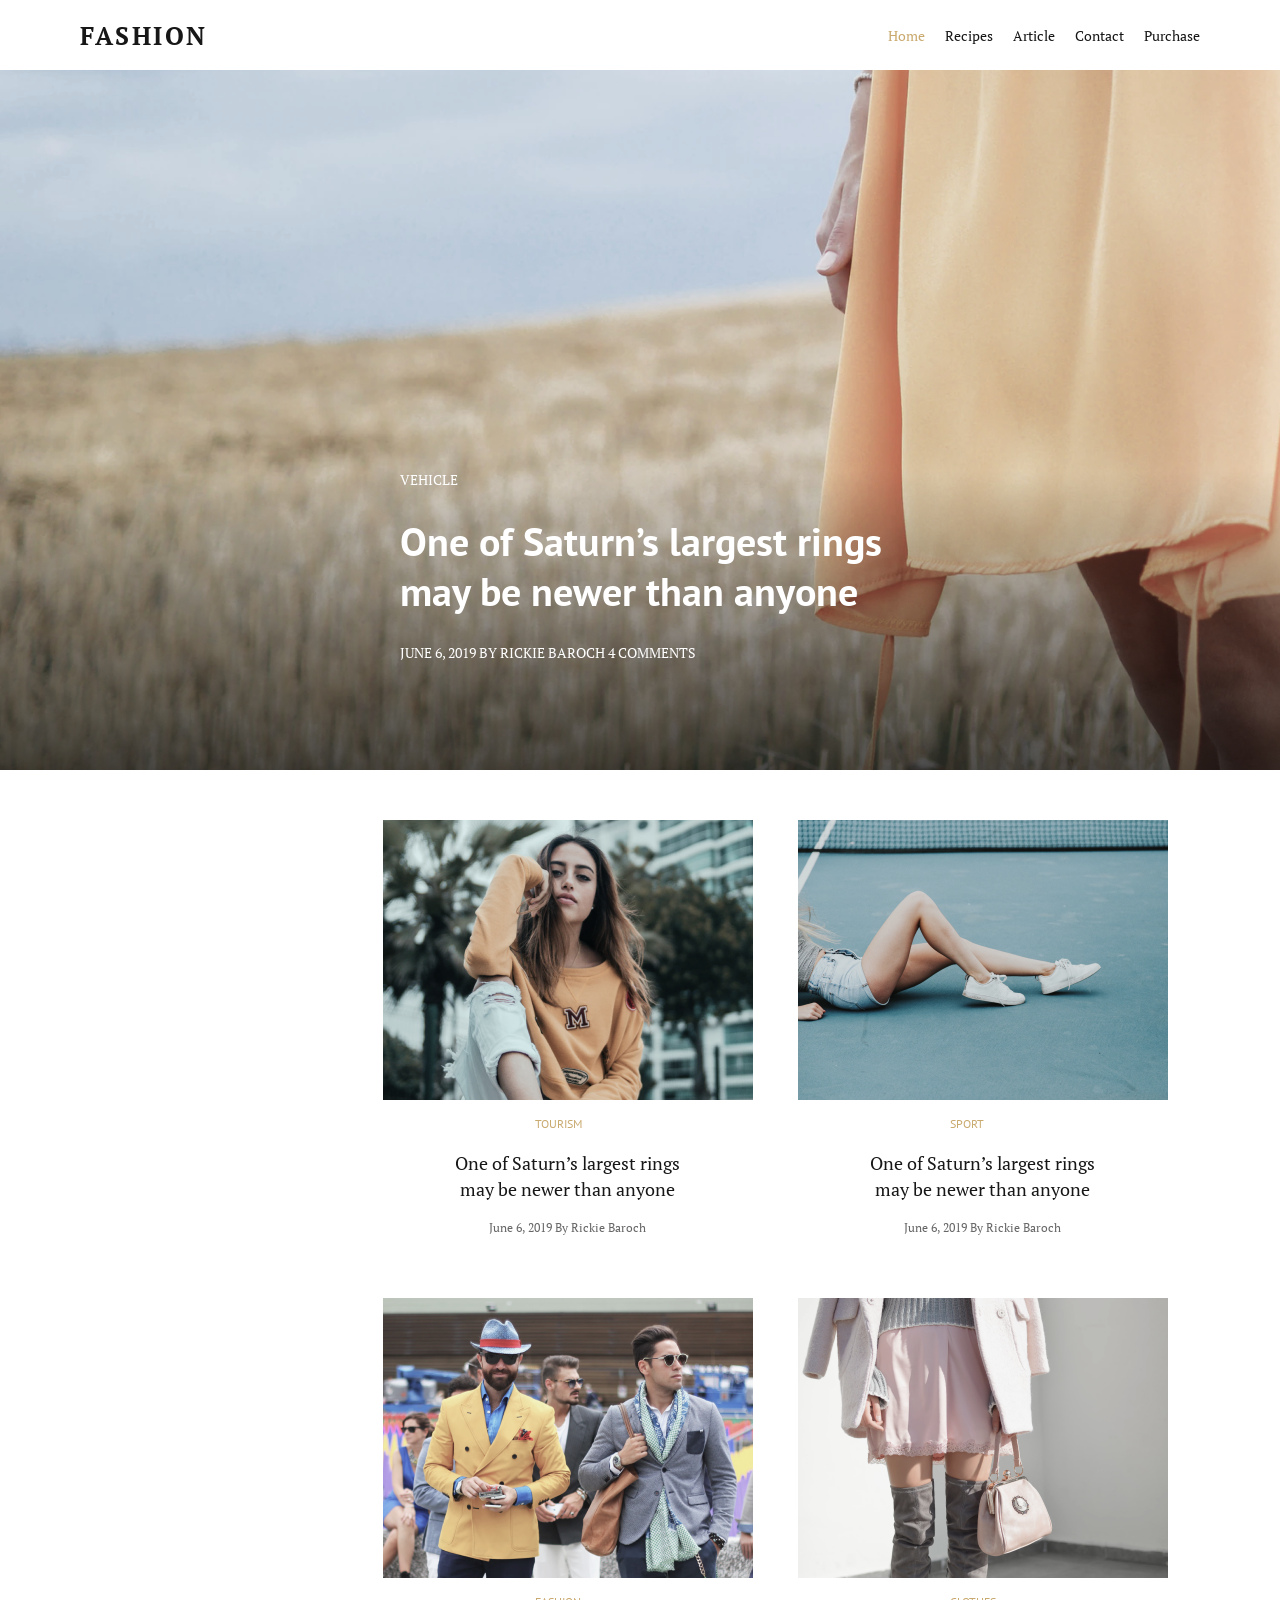
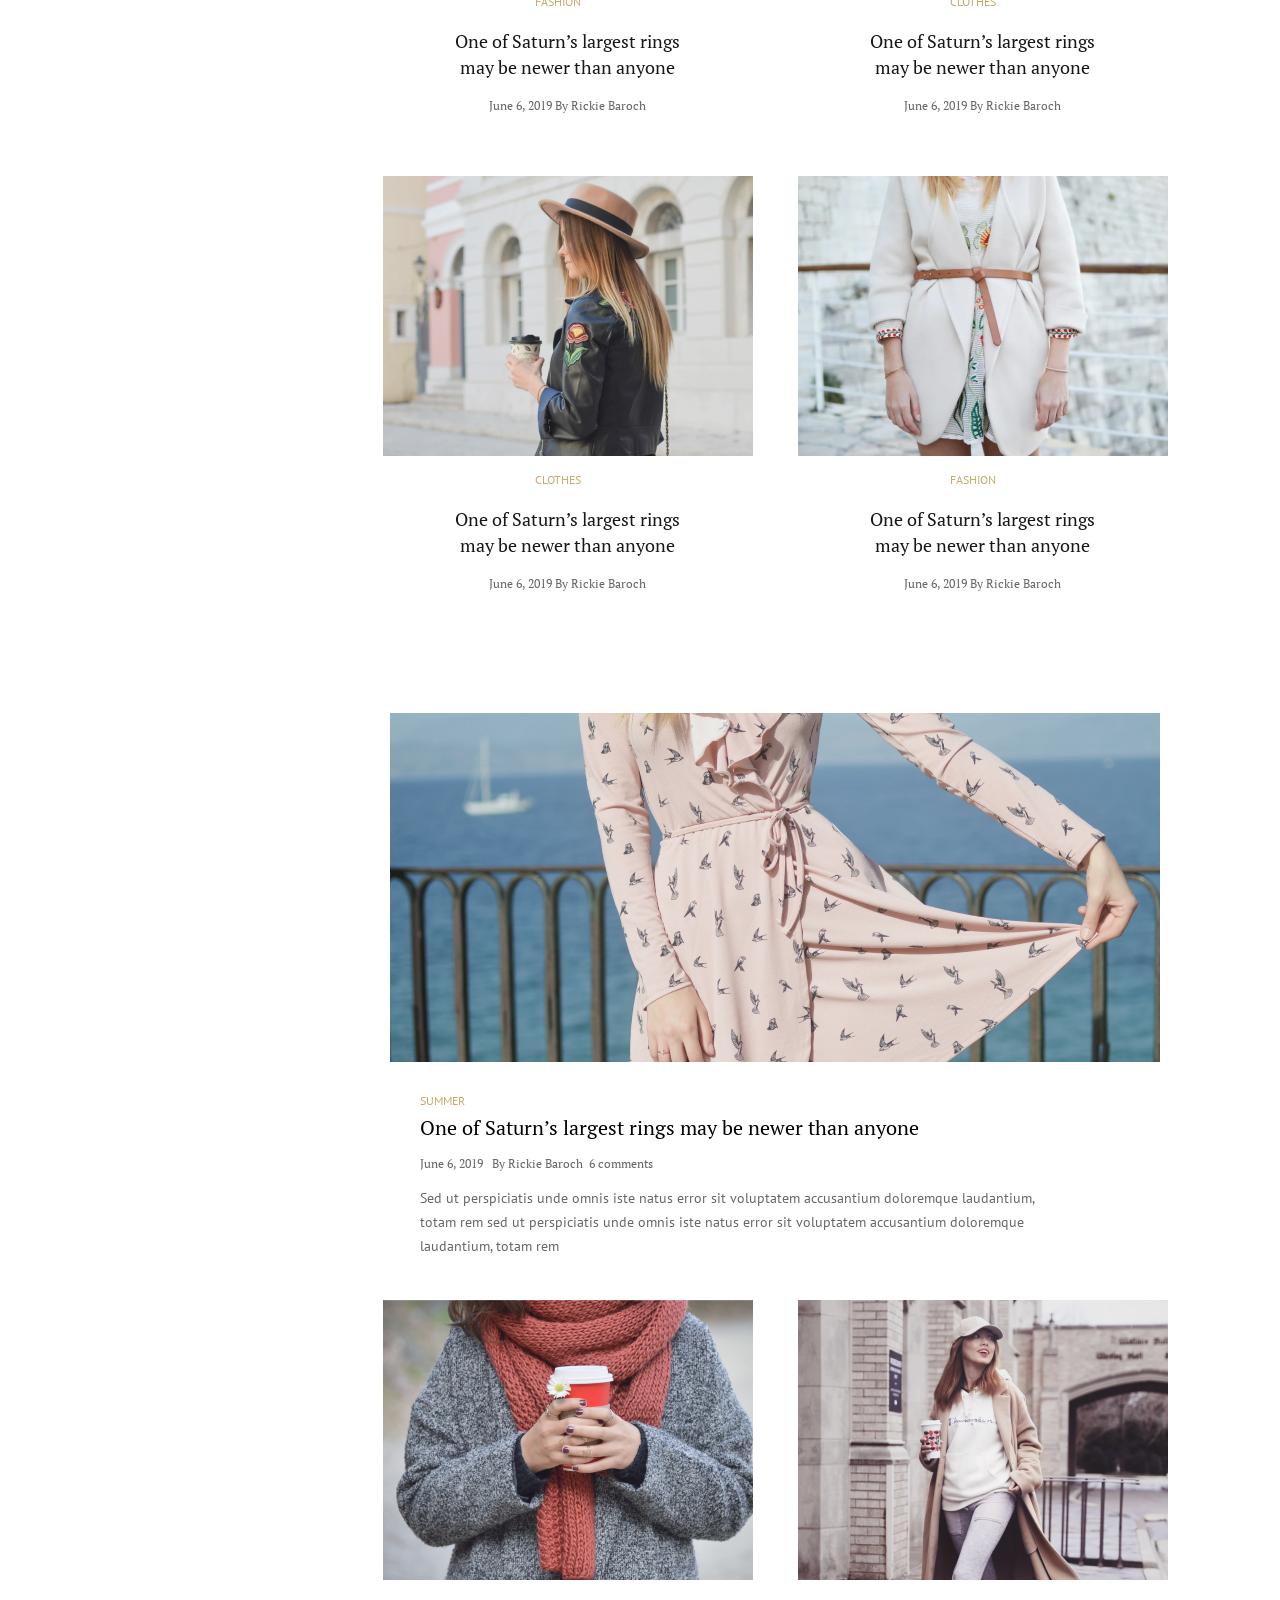
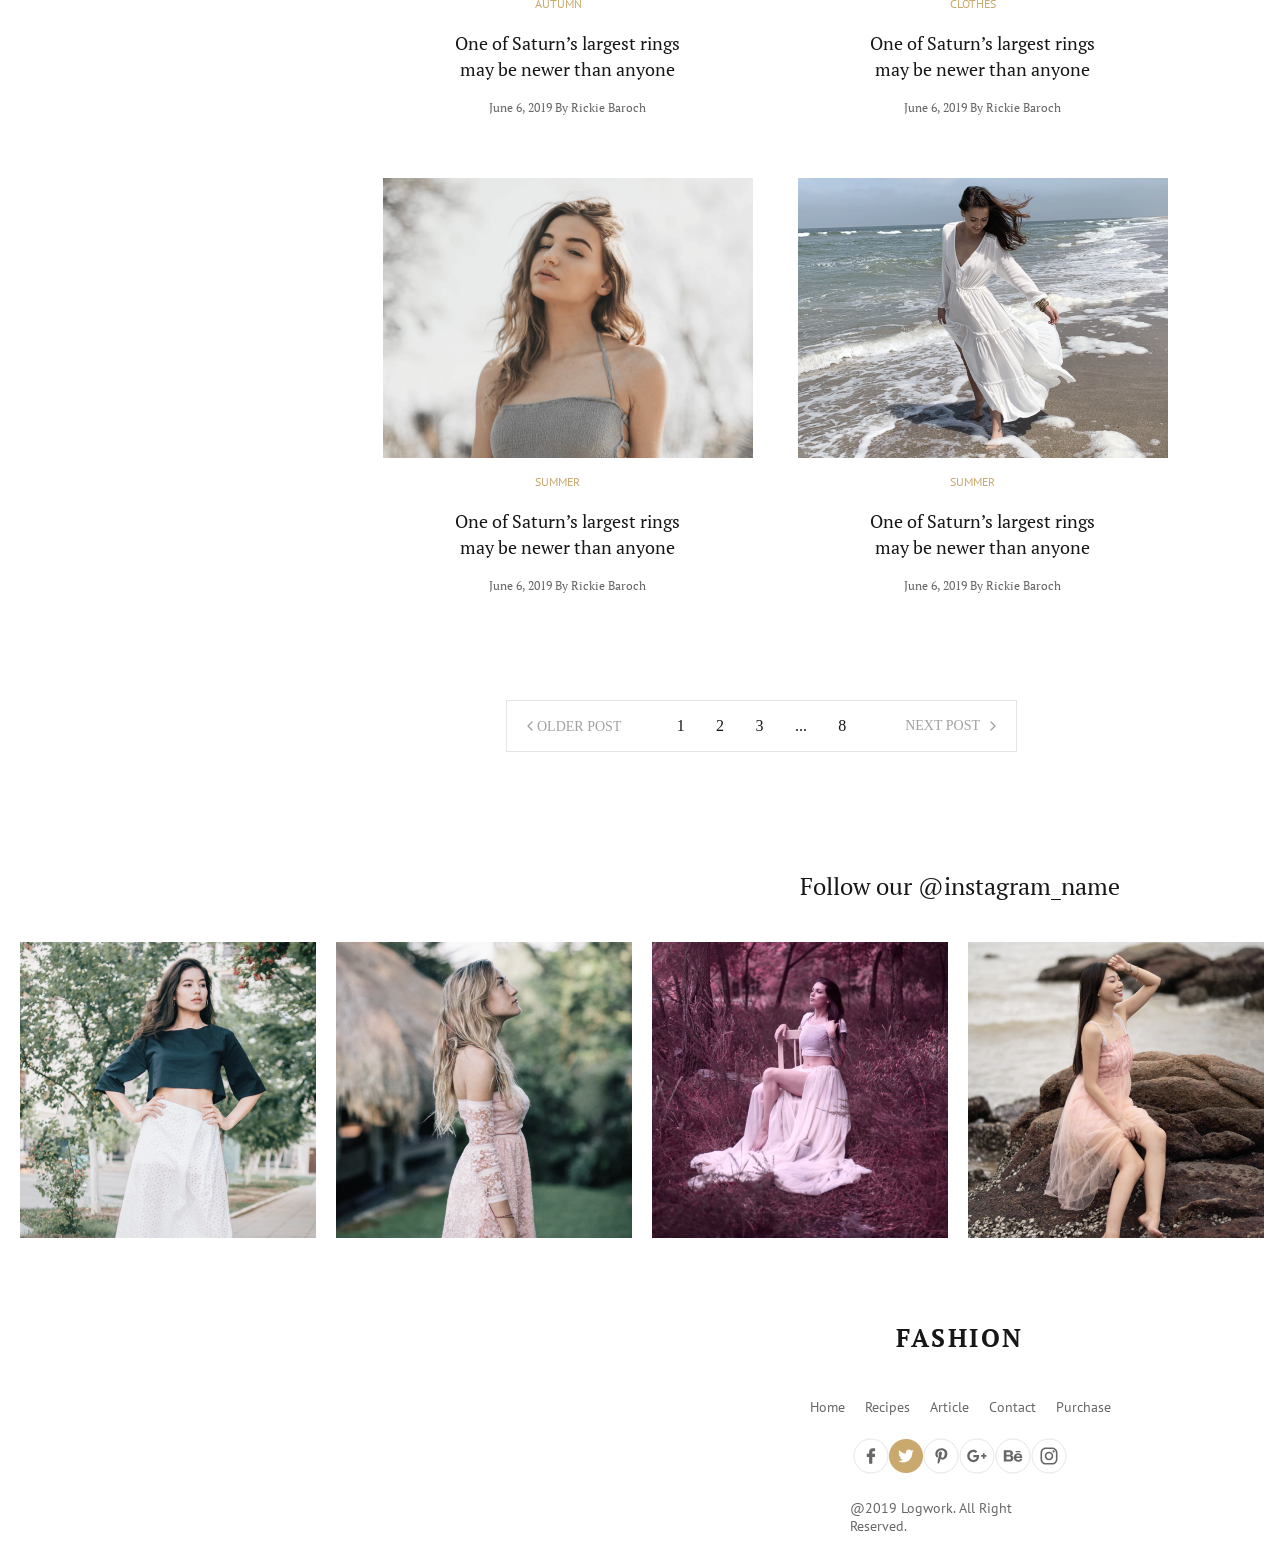
<file: index.html>
<!DOCTYPE html>
<html lang="en">
  <head>
    <meta charset="UTF-8" />
    <meta name="viewport" content="width=device-width, initial-scale=1.0" />
    <title>maket</title>
    <link rel="stylesheet" href="maket.css" />
  </head>
  <body>
    <div class="main-block">
      <div class="header">
        <div class="head">
          <div class="logo">
            <h2>FASHION</h2>
          </div>
          <div class="search">
            <h2>Home</h2>
            <h2>Recipes</h2>
            <h2>Article</h2>
            <h2>Contact</h2>
            <h2>Purchase</h2>
          </div>
        </div>
        <div class="banner">
          <div class="text">
            <p>Vehicle</p>
            <h1>One of Saturn’s largest rings may be newer than anyone</h1>
            <p>June 6, 2019 By Rickie Baroch 4 comments</p>
          </div>
        </div>
      </div>
      <div class="main">
        <div class="posts">
          <div class="group1">
            <div class="post">
              <img src="assets/Bitmap.png" />
              <div class="h3">
                <h3>Tourism</h3>
              </div>
              <div class="desc">
                <p>
                  One of Saturn’s largest rings <br />
                  may be newer than anyone
                </p>
              </div>
              <h3>June 6, 2019 By Rickie Baroch</h3>
            </div>
            <div class="post">
              <img src="assets/Bitmap (1).png" />
              <div class="h3">
                <h3>sport</h3>
              </div>
              <div class="desc">
                <p>
                  One of Saturn’s largest rings <br />
                  may be newer than anyone
                </p>
              </div>
              <h3>June 6, 2019 By Rickie Baroch</h3>
            </div>
            <div class="post">
              <img src="assets/Bitmap (2).png" />
              <div class="h3">
                <h3>fashion</h3>
              </div>
              <div class="desc">
                <p>
                  One of Saturn’s largest rings <br />
                  may be newer than anyone
                </p>
              </div>
              <h3>June 6, 2019 By Rickie Baroch</h3>
            </div>
            <div class="post">
              <img src="assets/Bitmap (3).png" />
              <div class="h3">
                <h3>clothes</h3>
              </div>
              <div class="desc">
                <p>
                  One of Saturn’s largest rings <br />
                  may be newer than anyone
                </p>
              </div>
              <h3>June 6, 2019 By Rickie Baroch</h3>
            </div>
            <div class="post">
              <img src="assets/Bitmap (4).png" />
              <div class="h3">
                <h3>clothes</h3>
              </div>
              <div class="desc">
                <p>
                  One of Saturn’s largest rings <br />
                  may be newer than anyone
                </p>
              </div>
              <h3>June 6, 2019 By Rickie Baroch</h3>
            </div>
            <div class="post">
              <img src="assets/Bitmap (5).png" />
              <div class="h3">
                <h3>fashion</h3>
              </div>
              <div class="desc">
                <p>
                  One of Saturn’s largest rings <br />
                  may be newer than anyone
                </p>
              </div>
              <h3>June 6, 2019 By Rickie Baroch</h3>
            </div>
          </div>
          <div class="group2">
            <img src="assets/lalala.png" />
            <div class="h33">
              <h3>Summer</h3>
            </div>
            <div class="descc">
              <p>One of Saturn’s largest rings may be newer than anyone</p>
            </div>
            <h3>June 6, 2019 &nbsp; By Rickie Baroch &nbsp;6 comments</h3>
            <p>
              Sed ut perspiciatis unde omnis iste natus error sit voluptatem
              accusantium doloremque laudantium, totam rem sed ut perspiciatis
              unde omnis iste natus error sit voluptatem accusantium doloremque
              laudantium, totam rem
            </p>
          </div>
          <div class="group3">
            <div class="post">
              <img src="assets/coffe.png" />
              <div class="h3">
                <h3>Autumn</h3>
              </div>
              <div class="desc">
                <p>
                  One of Saturn’s largest rings <br />
                  may be newer than anyone
                </p>
              </div>
              <h3>June 6, 2019 By Rickie Baroch</h3>
            </div>
            <div class="post">
              <img src="assets/ssss.png" />
              <div class="h3">
                <h3>clothes</h3>
              </div>
              <div class="desc">
                <p>
                  One of Saturn’s largest rings <br />
                  may be newer than anyone
                </p>
              </div>
              <h3>June 6, 2019 By Rickie Baroch</h3>
            </div>
            <div class="post">
              <img src="assets/woman2.png" />
              <div class="h3">
                <h3>summer</h3>
              </div>
              <div class="desc">
                <p>
                  One of Saturn’s largest rings <br />
                  may be newer than anyone
                </p>
              </div>
              <h3>June 6, 2019 By Rickie Baroch</h3>
            </div>
            <div class="post">
              <img src="assets/woman3.png" />
              <div class="h3">
                <h3>summer</h3>
              </div>
              <div class="desc">
                <p>
                  One of Saturn’s largest rings <br />
                  may be newer than anyone
                </p>
              </div>
              <h3>June 6, 2019 By Rickie Baroch</h3>
            </div>
          </div>
        </div>
        <div class="aside">
          <div class="bitmap6">
            <h2>About the author</h2>
          </div>
          <div class="group17">
            <img src="assets/glaza.png" />
            <h3>Kate Willems</h3>
            <p>Food & cooking bloger</p>
            <p>
              Hi, I'm Sonia. Cooking is the way I express my creative side to
              the world. Welcome to my Kitchen Corner on…
            </p>
            <div class="p">
              <p>Continue Reading</p>
            </div>
          </div>
          <div class="bitmap6">
            <h2>Featured posts</h2>
          </div>
          <div class="group18">
            <img src="assets/Your image here.jpg" />
            <div class="p">jeans</div>
            <p>One of Saturn’s largest rings may be newer than anyone</p>
            <h3>June 6, 2019 By Rickie Baroch</h3>
          </div>
          <div class="group18">
            <img src="assets/Bitmapp.png" />
            <div class="p">city</div>
            <p>One of Saturn’s largest rings may be newer than anyone</p>
            <h3>June 6, 2019 By Rickie Baroch</h3>
          </div>
          <div class="group18">
            <img src="assets/woman.png" />
            <div class="p">jeans</div>
            <p>One of Saturn’s largest rings may be newer than anyone</p>
            <h3>June 6, 2019 By Rickie Baroch</h3>
          </div>
          <div class="bitmap6">
            <h2>Categories</h2>
          </div>
          <div class="categories">
            <div class="ctext">
              <p>Fashion</p>
              <p>Style & clothes</p>
              <p>Minimalism</p>
              <p>Black & White</p>
              <p>Modern clothes</p>
            </div>
            <div class="cnum">
              <p>(23)</p>
              <p>(7)</p>
              <p>(16)</p>
              <p>(5)</p>
              <p>(12)</p>
            </div>
          </div>
          <div class="bitmap7">
            <h2>Social media</h2>
          </div>
          <div class="social">
            <div class="divv">
              <img src="assets/facebook-logo (1) copy 2 (1).svg" />
              <p>32k likes</p>
            </div>
            <div class="divv">
              <img src="assets/pinterest copy 2 (1).svg" />
              <p>814 followers</p>
            </div>
            <div class="divv">
              <img src="assets/vimeo.svg" />
              <p>165 followers</p>
            </div>
            <div class="divv">
              <img src="assets/dribbble.svg" />
              <p>6k followers</p>
            </div>
            <div class="divv">
              <img src="assets/twitter.svg" />
              <p>130k followers</p>
            </div>
            <div class="divv">
              <img src="assets/behance.svg" />
              <p>37k followers</p>
            </div>
            <div class="divv">
              <img src="assets/instagram (6) copy 4 (1).svg" />
              <p>854k followers</p>
            </div>
            <div class="divv">
              <img src="assets/youtube.svg" />
              <p>52k subscribers</p>
            </div>
            <div class="divv">
              <img src="assets/Group Copy 2 (1).svg" />
              <p>642 followers</p>
            </div>
          </div>
          <div class="bitmap7">
            <h2>Tags</h2>
          </div>
          <div class="tags">
            <ul>
              <li>Business</li>
              <li>Experience</li>
              <li>Wordpress</li>
              <li>Modern</li>
            </ul>
            <ul>
              <li>Freelance</li>
              <li>Lifestyle</li>
              <li>Marketing</li>
              <li>Success</li>
            </ul>
            <ul>
              <li>Money</li>
              <li>SEO</li>
              <li>UX</li>
              <li>Nature</li>
            </ul>
          </div>
        </div>
        <div class="scroll">
          <div class="older">
            <img src="assets/Path.svg" />
            <span>OLDER POST</span>
          </div>
          <div class="pages">
            <span>1</span>
            <span>2</span>
            <span>3</span>
            <span>...</span>
            <span>8</span>
          </div>
          <div class="next">
            <span>NEXT POST</span>
            <img src="assets/Path Copy 2.svg" />
          </div>
        </div>
        <div class="slide">
          <div class="inst">
            <h2>Follow our @instagram_name</h2>
          </div>
          <div class="photo">
            <img src="assets/jjj.png" />
            <img src="assets/gold.png" />
            <img src="assets/pink.png" />
            <img src="assets/sea.png" />
            <img src="assets/ala.png" />
            <img src="assets/mountine.png" />
          </div>
        </div>
        <div class="footer">
          <div class="logofooter">
            <h2>FASHION</h2>
          </div>
          <div class="footer-search">
            <h2>Home</h2>
            <h2>Recipes</h2>
            <h2>Article</h2>
            <h2>Contact</h2>
            <h2>Purchase</h2>
          </div>
          <div class="icons">
            <img src="assets/facebook.svg" />
            <img src="assets/twitter active.png" />
            <img src="assets/pinterest.svg" />
            <img src="assets/google play.svg" />
            <img src="assets/behanceee.svg" />
            <img src="assets/instagram.svg" />
          </div>
          <h3>@2019 Logwork. All Right Reserved.</h3>
        </div>
      </div>
    </div>
  </body>
</html>
</file>
<file: maket.css>
@import url("https://fonts.googleapis.com/css2?family=PT+Sans:wght@400;700&family=PT+Serif:wght@400;700&display=swap");
body {
  background-color: white;
  margin: 0;
}
.main-block {
  width: 100%;
  height: 100%;
}
.main {
  width: 100%;
  height: 100%;
  margin: auto;
  background-color: white;
  display: flex;
  flex-direction: row;
  margin-top: 50px;
}

.header {
  width: 100%;
  /* height: 900px; */
  background-size: cover;
  display: grid;
  /* grid-template-rows: 1fr 4fr; */
}

.head {
  height: 70px;
  display: flex;
  align-items: center;
  justify-content: space-between;
}

.head .logo {
  width: 126px;
}

.logo h2 {
  font-family: PT Serif;
  font-size: 25px;
  font-weight: 700;
  line-height: 33px;
  letter-spacing: 2.5px;
  text-align: left;
  color: #171717;
  margin-left: 80px;
}

.head .search {
  display: flex;
  gap: 20px;
  margin-right: 80px;
}

.search img {
  width: 24px;
  height: 24px;
  box-shadow: 0 4px 8px rgba(0, 0, 0, 0.1);
}

.head .search h2 {
  color: #171717;
  font-family: PT Serif;
  font-size: 14px;
  font-style: normal;
  font-weight: 400;
  line-height: normal;
}

.head .search h2:first-child {
  color: #c9a96e;
}

.banner {
  width: 100%;
  height: 700px;
  background-image: url("./assets/Your\ image\ here.png");
  background-size: cover;
}

.text {
  width: 560px;
  height: 100px;
  top: 512px;
  left: 375px;
  margin-left: 400px;
  margin-top: 400px;
}

.text h1 {
  color: #fff;
  font-family: PT Sans;
  font-size: 40px;
  font-style: normal;
  font-weight: 700;
  line-height: 50px;
}

.text p {
  color: #fff;
  font-family: PT Serif;
  font-size: 14px;
  font-style: normal;
  font-weight: 400;
  line-height: normal;
  text-transform: uppercase;
}

.group1 {
  width: 100%;
  max-width: 800px;
  height: 411px;
  display: grid;
  grid-template-columns: repeat(2, 1fr);
  grid-gap: 30px;
  margin-left: 375px;
}

.h3 {
  width: 49px;
  height: 16px;
  margin-left: 160px;
}

.h3 h3 {
  font-family: PT Sans;
  font-size: 12px;
  font-weight: 400;
  line-height: 16px;
  letter-spacing: 0px;
  text-align: left;
  color: #c9a96e;
  text-transform: uppercase;
}

.post {
  text-align: center;
  margin-bottom: 20px;
}

.desc {
  width: 100%;
  margin-left: 0;
}
.desc p {
  width: 100%;
  height: 52px;
  font-family: PT Serif;
  font-size: 18px;
  font-weight: 400;
  line-height: 26px;
  letter-spacing: 0px;
  text-align: center;
  color: #171717;
}
.desc + h3 {
  width: 100%;
  height: 16px;
  font-family: PT Serif;
  font-size: 12px;
  font-weight: 400;
  line-height: 16px;
  letter-spacing: 0px;
  text-align: center;
  margin-top: 5px;
  color: #666666;
}

.aside {
  width: 30%;
  max-width: 300px;
  margin-left: 140px;
}
.bitmap6 {
  width: 270px;
  height: 50px;
  border: 1px;
  margin-top: 40px;
  border: 1px solid #e5e5e5;
}
.bitmap6 h2 {
  font-family: PT Serif;
  font-size: 16px;
  font-weight: 400;
  line-height: 21px;
  letter-spacing: 0px;
  text-align: center;
}

.group17 {
  width: 270px;
  height: 385px;
  margin-bottom: 50px;
  margin-top: 30px;
}
.group17 h3 {
  width: 100%;
  height: 21px;
  top: 1130px;
  left: 1359px;
  font-family: PT Serif;
  font-size: 16px;
  font-weight: 700;
  line-height: 21px;
  letter-spacing: 0px;
  text-align: left;
  color: #171717;
  text-align: center;
}

.group17 h3 + p {
  width: 100%;
  height: 19px;
  font-family: PT Serif;
  font-size: 14px;
  font-style: italic;
  font-weight: 400;
  line-height: 19px;
  letter-spacing: 0px;
  text-align: center;
  color: #b1b1b1;
}

.group17 > p + p {
  width: 90%;
  height: 72px;
  font-family: PT Sans;
  font-size: 14px;
  font-weight: 400;
  line-height: 24px;
  letter-spacing: 0px;
  text-align: center;
  color: #666666;
  border-bottom: 1px solid #e5e5e5;
}
.p {
  width: 100%;
  height: 16px;
  font-family: PT Serif;
  font-size: 12px;
  font-weight: 400;
  line-height: 16px;
  letter-spacing: 0px;
  text-align: center;
  color: #c9a96e;
  text-transform: uppercase;
}

.p + p {
  width: 100%;
  height: 52px;
  font-family: PT Serif;
  font-size: 18px;
  font-weight: 400;
  line-height: 26px;
  letter-spacing: 0px;
  text-align: center;
  color: #171717;
}
.group18 h3 {
  width: 100%;
  height: 16px;
  font-family: PT Serif;
  font-size: 12px;
  font-weight: 400;
  line-height: 16px;
  letter-spacing: 0px;
  text-align: center;
  margin-top: 5px;
  color: #666666;
}

.group18 {
  width: 270px;
  height: 287px;
  margin-bottom: 60px;
  margin-top: 30px;
}
.group18 .p {
  margin-top: 10px;
  margin-bottom: -10px;
}
.categories {
  display: flex;
  flex-direction: row;
  width: 270px;
  height: 234px;
}

.categories > div {
  font-family: "PT Serif";
  font-size: 14px;
  font-weight: 400;
  line-height: 19px;
  letter-spacing: 0px;
  text-align: left;
  color: #666666;
  word-wrap: break-word;
  height: 50px;
  width: 100%;
}

.cnum p {
  text-align: end;
}
.categories p {
  border-top: 1px solid #ccc;
  padding-top: 10px;
}

.group2 {
  position: absolute;
  top: 2313px;
  left: 390px;
  width: 770px;
}

.group2 .h33 > h3 {
  font-family: PT Sans;
  font-size: 12px;
  font-weight: 400;
  line-height: 16px;
  letter-spacing: 0px;
  text-align: left;
  color: #c9a96e;
  text-transform: uppercase;
  margin-left: 30px;
  padding-top: 15px;
}
.group2 .h33 {
  width: 47px;
  height: 16px;
}

.descc {
  width: 100%;
  height: 27px;
  margin-left: 30px;
  /* padding-top: 15px; */
}

.descc + h3 + p {
  width: 614px;
  height: 72px;
  font-family: PT Sans;
  font-size: 14px;
  font-weight: 400;
  line-height: 24px;
  letter-spacing: 0px;
  text-align: left;
  margin-left: 30px;
  color: #666666;
}

.group3 {
  width: 100%;
  max-width: 800px;
  height: 411px;
  display: grid;
  grid-template-columns: repeat(2, 1fr);
  grid-gap: 30px;
  margin-left: 375px;
  position: absolute;
  top: 2900px;
}
.descc + h3 {
  width: 100%;
  height: 16px;
  font-family: PT Serif;
  font-size: 12px;
  font-weight: 400;
  line-height: 16px;
  letter-spacing: 0px;
  text-align: left;
  margin-top: 15px;
  color: #666666;
  margin-left: 30px;
}
.descc p {
  width: 100%;
  height: 27px;
  font-family: PT Serif;
  font-size: 20px;
  font-weight: 400;
  line-height: 27px;
  letter-spacing: 0px;
  text-align: left;
}

.social {
  display: grid;
  grid-template-columns: 1fr 1fr 1fr;
  justify-content: center;
  width: 270px;
}

.divv {
  width: 88px;
  height: 88px;
  text-align: center;
}
.divv p {
  display: flex;
  flex-direction: column;
  align-items: center;
  justify-content: center;
  width: 50%;
  height: auto;
  font-family: PT Sans;
  font-size: 12px;
  font-weight: 400;
  line-height: 16px;
  letter-spacing: 0px;
  text-align: center;
  color: #999999;
  margin-left: 22px;
}

.bitmap7 {
  width: 270px;
  height: 50px;
  border: 1px;
  margin-top: 110px;
  margin-bottom: 30px;
  border: 1px solid #e5e5e5;
}
.bitmap7 h2 {
  font-family: PT Serif;
  font-size: 16px;
  font-weight: 400;
  line-height: 21px;
  letter-spacing: 0px;
  text-align: center;
}

.tags {
  display: grid;
  grid-template-columns: 1fr 1fr 1fr;
  width: 270px;
}

ul {
  list-style-type: none;
  padding: 0;
}
ul li {
  width: 84px;
  height: 30px;
  text-align: center;
  font-family: PT Serif;
  font-size: 14px;
  font-weight: 400;
  line-height: 19px;
  letter-spacing: 0px;
  color: #666666;
  margin-top: 10px;
}

.scroll {
  width: 509px;
  height: 50px;
  border: 1px solid #e5e5e5;
  position: absolute;
  top: 3900px;
  left: 506px;
  display: grid;
  grid-template-columns: 1fr 1fr 1fr;
  justify-content: center;
  align-items: center;
}

.older {
  display: inline;
}

.slide {
  width: 1880px;
  height: 367px;
  position: absolute;
  top: 4000px;
  left: 20px;
  display: grid;
  grid-template-rows: 1fr 3fr;
  margin-top: 50px;
}
.photo img {
  width: 296px;
  height: 296px;
  top: 71px;
}

.photo {
  display: flex;
  flex-direction: row;
  gap: 20px;
  margin-top: 20px;
}

.inst h2 {
  text-align: center;
  font-family: PT Serif;
  font-size: 24px;
  font-weight: 400;
  line-height: 32px;
  letter-spacing: 0px;
  text-align: center;
  color: #171717;
}

.footer {
  width: 1170px;
  height: 261px;
  position: absolute;
  top: 4500px;
  left: 375px;
  display: grid;
  grid-template-rows: auto;
  justify-content: center;
}

.logofooter h2 {
  text-align: center;
  font-family: PT Serif;
  font-size: 25px;
  font-weight: 700;
  line-height: 33px;
  letter-spacing: 2.5px;
  color: #171717;
}

.footer-search {
  display: flex;
  flex-direction: row;
  gap: 20px;
  justify-content: center;
}

.footer-search h2 {
  font-family: PT Sans;
  font-size: 14px;
  font-weight: 400;
  line-height: 18px;
  letter-spacing: 0px;
  text-align: left;
  color: #666666;
}

.icons {
  width: 304px;
  height: 34px;
  justify-content: center;
  align-items: center;
  display: flex;
}

.icons + h3 {
  width: 218px;
  font-family: PT Sans;
  font-size: 14px;
  font-weight: 400;
  line-height: 18px;
  letter-spacing: 0px;
  text-align: left;
  color: #666666;
  margin-left: 42px;
}

.next span,
.older span {
  font-family: HK Grotesk;
  font-size: 14px;
  line-height: 16px;
  letter-spacing: 0px;
  text-align: left;
  color: #a2a2a2;
}

.pages {
  display: flex;
  flex-direction: row;
  justify-content: space-between;
}

.next {
  display: flex;
  flex-direction: row;
  justify-content: flex-end;
  gap: 10px;
  margin-right: 20px;
}

.pages span {
  font-family: HK Grotesk;
  font-size: 16px;
  line-height: 16px;
  letter-spacing: 0px;
  text-align: left;
  color: #171717;
}

.older {
  margin-left: 20px;
  gap: 10px;
}
</file>
